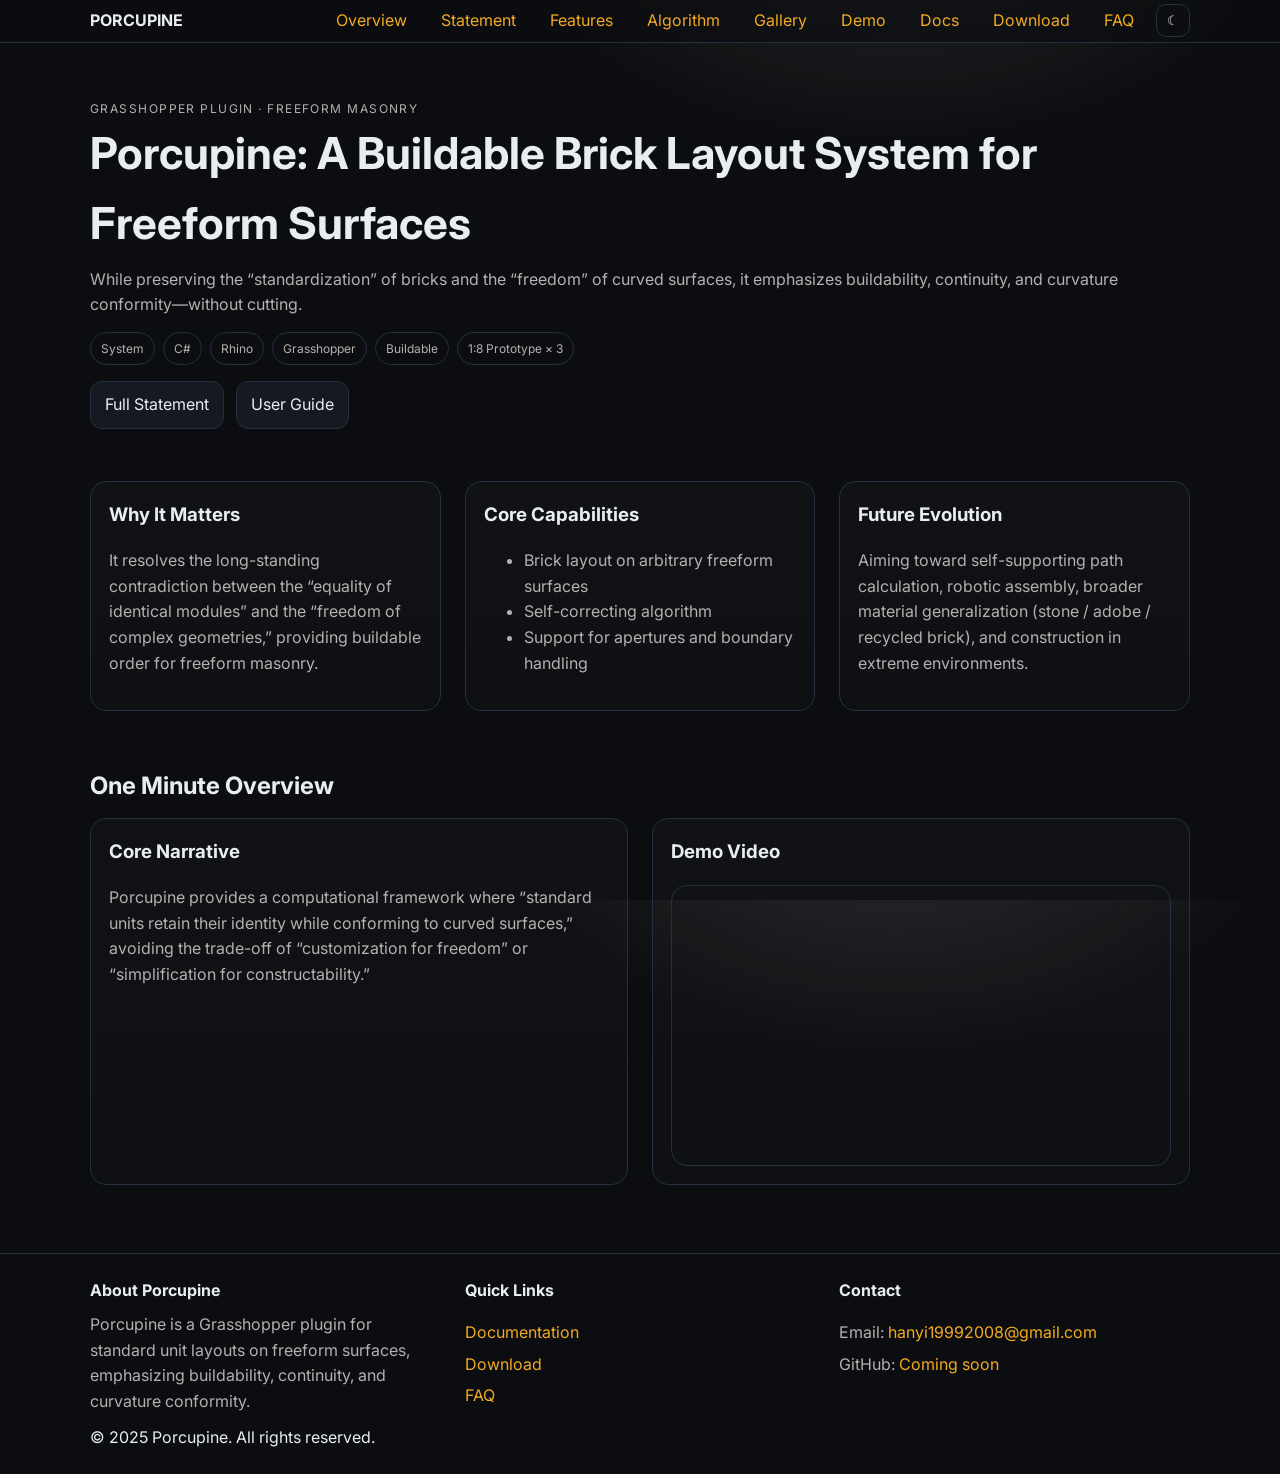
<file: index.html>
<!doctype html>
<html lang="en">
<head>
<meta charset="utf-8" />
<meta name="viewport" content="width=device-width, initial-scale=1" />
<title>Overview · Porcupine</title>
<link rel="icon" href="assets/images/favicon.svg" />
<link rel="preconnect" href="https://fonts.googleapis.com">
<link rel="preconnect" href="https://fonts.gstatic.com" crossorigin>
<link href="https://fonts.googleapis.com/css2?family=Inter:wght@300;400;500;600;700&display=swap" rel="stylesheet">
<link rel="stylesheet" href="assets/styles.css" />
<script defer src="assets/script.js"></script>

</head>
<body>
<header class="site-header">
  <div class="container row">
    <a href="index.html" class="brand">PORCUPINE</a>
    <nav class="nav" id="nav">
      <a href="index.html">Overview</a>
      <a href="statement.html">Statement</a>
      <a href="features.html">Features</a>
      <a href="algorithm.html">Algorithm</a>
      <a href="gallery.html">Gallery</a>
      <a href="demos.html">Demo</a>
      <a href="docs.html">Docs</a>
      <a href="downloads.html">Download</a>
      <a href="faq.html">FAQ</a>
    </nav>
    <button class="ghost" id="themeToggle" aria-label="Toggle Theme">☾</button>
    <button class="hamburger" id="hamburger" aria-label="Menu">☰</button>
  </div>
</header>

<main class="container">
<section class="hero">
  <p class="kicker">Grasshopper plugin · Freeform Masonry</p>
  <h1>Porcupine: A Buildable Brick Layout System for Freeform Surfaces</h1>
  <p>While preserving the “standardization” of bricks and the “freedom” of curved surfaces, it emphasizes buildability, continuity, and curvature conformity—without cutting.</p>
  <div class="badges">
    <span class="badge">System</span>
    <span class="badge">C#</span>
    <span class="badge">Rhino</span>
    <span class="badge">Grasshopper</span>
    <span class="badge">Buildable</span>
    <span class="badge">1:8 Prototype × 3</span>
  </div>
  <div class="hero-cta">
    <a class="cta" href="statement.html">Full Statement</a>
    <a class="cta" href="docs.html">User Guide</a>
  </div>
</section>

<section class="section">
  <div class="grid-3">
    <div class="card">
      <h3>Why It Matters</h3>
      <p>It resolves the long-standing contradiction between the “equality of identical modules” and the “freedom of complex geometries,” providing buildable order for freeform masonry.</p>
    </div>
    <div class="card">
      <h3>Core Capabilities</h3>
      <ul>
        <li>Brick layout on arbitrary freeform surfaces</li>
        <li>Self-correcting algorithm</li>
        <li>Support for apertures and boundary handling</li>
      </ul>
    </div>
    <div class="card">
      <h3>Future Evolution</h3>
      <p>Aiming toward self-supporting path calculation, robotic assembly, broader material generalization (stone / adobe / recycled brick), and construction in extreme environments.</p>
    </div>
  </div>
</section>

<section class="section">
  <h2>One Minute Overview</h2>
  <div class="grid-2">
    <div class="card">
      <h3>Core Narrative</h3>
      <p>Porcupine provides a computational framework where “standard units retain their identity while conforming to curved surfaces,” avoiding the trade-off of “customization for freedom” or “simplification for constructability.”</p>
    </div>
    <div class="card">
      <h3>Demo Video</h3>
      <div class="responsive-video">
        <iframe
          src="https://www.youtube-nocookie.com/embed/5JP09KWo_Ds?rel=0&modestbranding=1"
          title="Porcupine Demo"
          frameborder="0"
          allow="accelerometer; autoplay; clipboard-write; encrypted-media; gyroscope; picture-in-picture; web-share"
          allowfullscreen
          style="width:100%;height:100%;">
        </iframe>
      </div>
    </div>
  </div>
</section>
</main>
<footer class="site-footer">
  <div class="container">
    <div class="grid-3">
      <div>
        <h4>About Porcupine</h4>
        <p>Porcupine is a Grasshopper plugin for standard unit layouts on freeform surfaces, emphasizing buildability, continuity, and curvature conformity.</p>
      </div>
      <div>
        <h4>Quick Links</h4>
        <ul>
          <li><a href="docs.html">Documentation</a></li>
          <li><a href="downloads.html">Download</a></li>
          <li><a href="faq.html">FAQ</a></li>
        </ul>
      </div>
      <div>
        <h4>Contact</h4>
        <ul>
          <li>Email: <a href="mailto:hanyi19992008@gmail.com">hanyi19992008@gmail.com</a></li>
          <li>GitHub: <a href="#">Coming soon</a></li>
        </ul>
      </div>
    </div>
    <div class="copyright">© 2025 Porcupine. All rights reserved.</div>
  </div>
</footer>

</body>
</html>
</file>
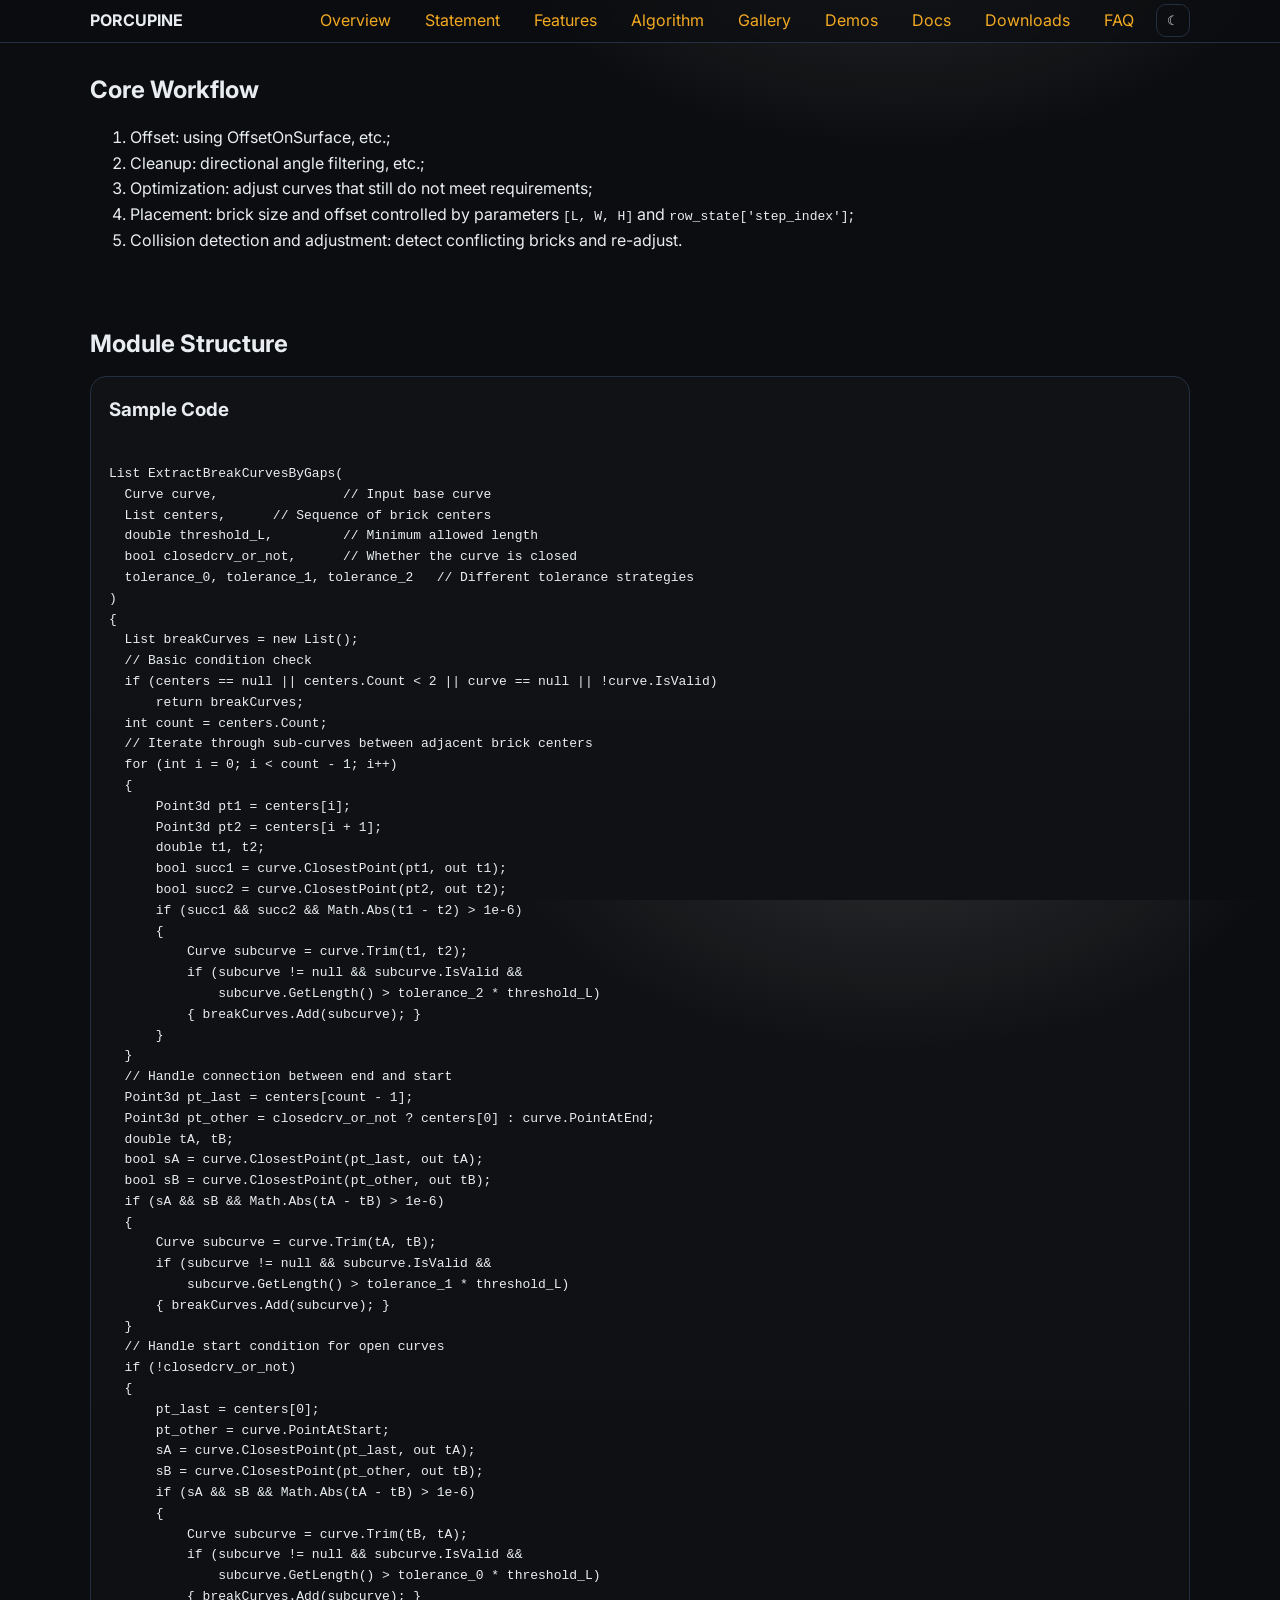
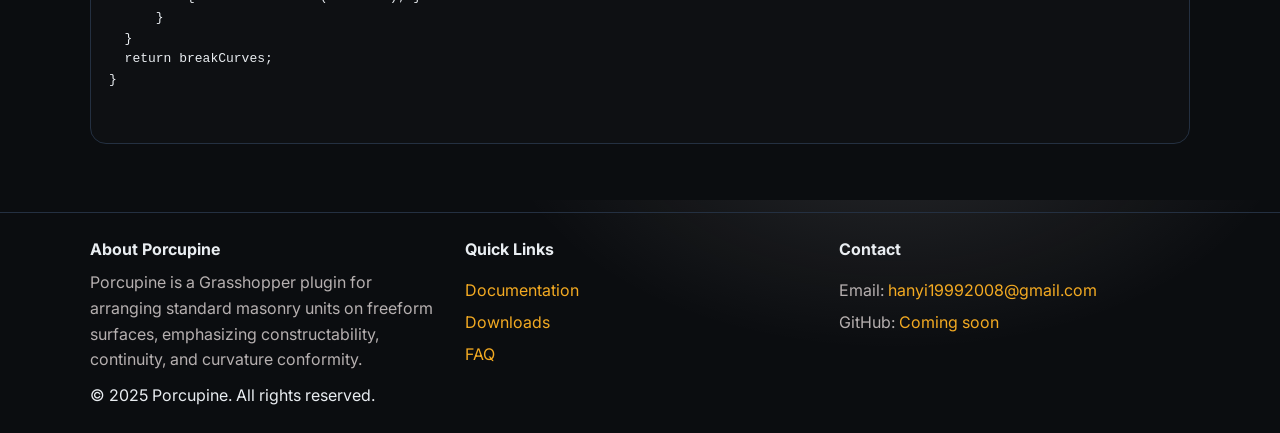
<file: algorithm.html>
<!doctype html>
<html lang="en">
<head>
<meta charset="utf-8" />
<meta name="viewport" content="width=device-width, initial-scale=1" />
<title>Algorithm · Porcupine</title>
<link rel="icon" href="assets/images/favicon.svg" />
<link rel="preconnect" href="https://fonts.googleapis.com">
<link rel="preconnect" href="https://fonts.gstatic.com" crossorigin>
<link href="https://fonts.googleapis.com/css2?family=Inter:wght@300;400;500;600;700&display=swap" rel="stylesheet">
<link rel="stylesheet" href="assets/styles.css" />
<script defer src="assets/script.js"></script>

</head>
<body>
<header class="site-header">
  <div class="container row">
    <a href="index.html" class="brand">PORCUPINE</a>
    <nav class="nav" id="nav">
      <a href="index.html">Overview</a>
      <a href="statement.html">Statement</a>
      <a href="features.html">Features</a>
      <a href="algorithm.html">Algorithm</a>
      <a href="gallery.html">Gallery</a>
      <a href="demos.html">Demos</a>
      <a href="docs.html">Docs</a>
      <a href="downloads.html">Downloads</a>
      <a href="faq.html">FAQ</a>
    </nav>
    <button class="ghost" id="themeToggle" aria-label="Toggle Theme">☾</button>
    <button class="hamburger" id="hamburger" aria-label="Menu">☰</button>
  </div>
</header>

<main class="container">
<section class="section">
  <h2>Core Workflow</h2>
  <ol>
    <li>Offset: using OffsetOnSurface, etc.;</li>
    <li>Cleanup: directional angle filtering, etc.;</li>
    <li>Optimization: adjust curves that still do not meet requirements;</li>
    <li>Placement: brick size and offset controlled by parameters <code>[L, W, H]</code> and <code>row_state['step_index']</code>;</li>
    <li>Collision detection and adjustment: detect conflicting bricks and re-adjust.</li>
  </ol>
</section>

<section class="section">
  <h2>Module Structure</h2>
  <div class="card">
    <h3>Sample Code</h3>
    <pre><code class="language-csharp">
List<Curve> ExtractBreakCurvesByGaps(
  Curve curve,                // Input base curve
  List<Point3d> centers,      // Sequence of brick centers
  double threshold_L,         // Minimum allowed length
  bool closedcrv_or_not,      // Whether the curve is closed
  tolerance_0, tolerance_1, tolerance_2   // Different tolerance strategies
)
{
  List<Curve> breakCurves = new List<Curve>();
  // Basic condition check
  if (centers == null || centers.Count < 2 || curve == null || !curve.IsValid)
      return breakCurves;
  int count = centers.Count;
  // Iterate through sub-curves between adjacent brick centers
  for (int i = 0; i < count - 1; i++)
  {
      Point3d pt1 = centers[i];
      Point3d pt2 = centers[i + 1];
      double t1, t2;
      bool succ1 = curve.ClosestPoint(pt1, out t1);
      bool succ2 = curve.ClosestPoint(pt2, out t2);
      if (succ1 && succ2 && Math.Abs(t1 - t2) > 1e-6)
      {
          Curve subcurve = curve.Trim(t1, t2);
          if (subcurve != null && subcurve.IsValid &&
              subcurve.GetLength() > tolerance_2 * threshold_L)
          { breakCurves.Add(subcurve); }
      }
  }
  // Handle connection between end and start
  Point3d pt_last = centers[count - 1];
  Point3d pt_other = closedcrv_or_not ? centers[0] : curve.PointAtEnd;
  double tA, tB;
  bool sA = curve.ClosestPoint(pt_last, out tA);
  bool sB = curve.ClosestPoint(pt_other, out tB);
  if (sA && sB && Math.Abs(tA - tB) > 1e-6)
  {
      Curve subcurve = curve.Trim(tA, tB);
      if (subcurve != null && subcurve.IsValid &&
          subcurve.GetLength() > tolerance_1 * threshold_L)
      { breakCurves.Add(subcurve); }
  }
  // Handle start condition for open curves
  if (!closedcrv_or_not)
  {
      pt_last = centers[0];
      pt_other = curve.PointAtStart;
      sA = curve.ClosestPoint(pt_last, out tA);
      sB = curve.ClosestPoint(pt_other, out tB);
      if (sA && sB && Math.Abs(tA - tB) > 1e-6)
      {
          Curve subcurve = curve.Trim(tB, tA);
          if (subcurve != null && subcurve.IsValid &&
              subcurve.GetLength() > tolerance_0 * threshold_L)
          { breakCurves.Add(subcurve); }
      }
  }
  return breakCurves;
}
    </code></pre>
  </div>

</section>
</main>
<footer class="site-footer">
  <div class="container">
    <div class="grid-3">
      <div>
        <h4>About Porcupine</h4>
        <p>Porcupine is a Grasshopper plugin for arranging standard masonry units on freeform surfaces, emphasizing constructability, continuity, and curvature conformity.</p>
      </div>
      <div>
        <h4>Quick Links</h4>
        <ul>
          <li><a href="docs.html">Documentation</a></li>
          <li><a href="downloads.html">Downloads</a></li>
          <li><a href="faq.html">FAQ</a></li>
        </ul>
      </div>
      <div>
        <h4>Contact</h4>
        <ul>
          <li>Email: <a href="mailto:hanyi19992008@gmail.com">hanyi19992008@gmail.com</a></li>
          <li>GitHub: <a href="#">Coming soon</a></li>
        </ul>
      </div>
    </div>
    <div class="copyright">© 2025 Porcupine. All rights reserved.</div>
  </div>
</footer>

</body>
</html>
</file>
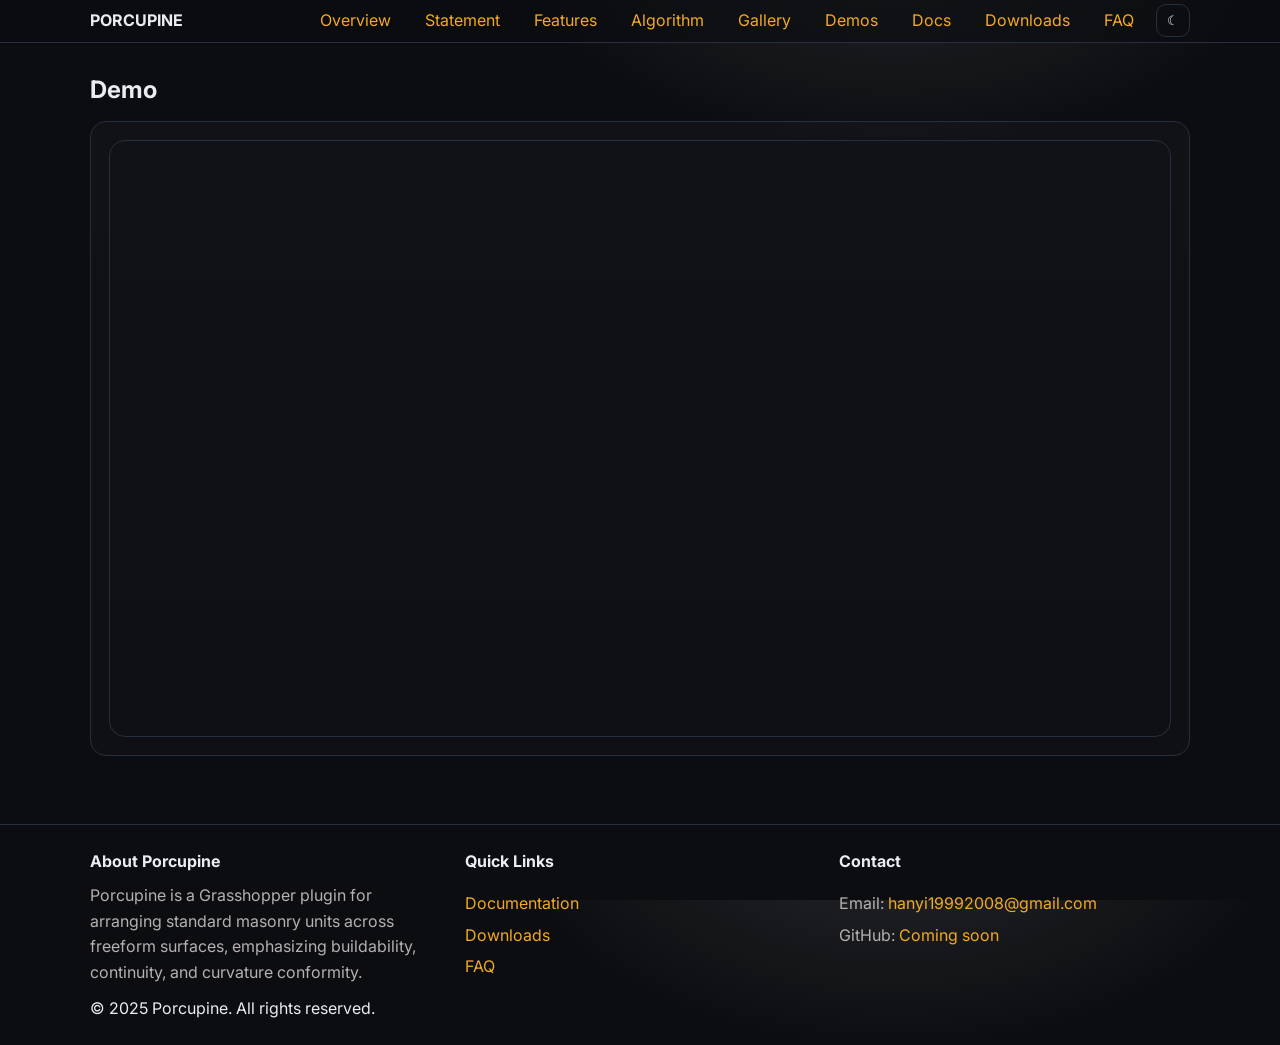
<file: demos.html>
<!doctype html>
<html lang="en">
<head>
<meta charset="utf-8" />
<meta name="viewport" content="width=device-width, initial-scale=1" />
<title>Demos · Porcupine</title>
<link rel="icon" href="assets/images/favicon.svg" />
<link rel="preconnect" href="https://fonts.googleapis.com">
<link rel="preconnect" href="https://fonts.gstatic.com" crossorigin>
<link href="https://fonts.googleapis.com/css2?family=Inter:wght@300;400;500;600;700&display=swap" rel="stylesheet">
<link rel="stylesheet" href="assets/styles.css" />
<script defer src="assets/script.js"></script>

</head>
<body>
<header class="site-header">
  <div class="container row">
    <a href="index.html" class="brand">PORCUPINE</a>
    <nav class="nav" id="nav">
      <a href="index.html">Overview</a>
      <a href="statement.html">Statement</a>
      <a href="features.html">Features</a>
      <a href="algorithm.html">Algorithm</a>
      <a href="gallery.html">Gallery</a>
      <a href="demos.html">Demos</a>
      <a href="docs.html">Docs</a>
      <a href="downloads.html">Downloads</a>
      <a href="faq.html">FAQ</a>
    </nav>
    <button class="ghost" id="themeToggle" aria-label="Toggle Theme">☾</button>
    <button class="hamburger" id="hamburger" aria-label="Menu">☰</button>
  </div>
</header>

<main class="container">
<section class="section">
  <h2>Demo</h2>
  <div class="card">
    <div class="responsive-video">
    <iframe
      src="https://www.youtube-nocookie.com/embed/5JP09KWo_Ds?rel=0&modestbranding=1"
      title="Porcupine Demo"
      frameborder="0"
      allow="accelerometer; autoplay; clipboard-write; encrypted-media; gyroscope; picture-in-picture; web-share"
      allowfullscreen
      style="width:100%;height:100%;">
    </iframe>
    </div>
  </div>
</section>
</main>
<footer class="site-footer">
  <div class="container">
    <div class="grid-3">
      <div>
        <h4>About Porcupine</h4>
        <p>Porcupine is a Grasshopper plugin for arranging standard masonry units across freeform surfaces, emphasizing buildability, continuity, and curvature conformity.</p>
      </div>
      <div>
        <h4>Quick Links</h4>
        <ul>
          <li><a href="docs.html">Documentation</a></li>
          <li><a href="downloads.html">Downloads</a></li>
          <li><a href="faq.html">FAQ</a></li>
        </ul>
      </div>
      <div>
        <h4>Contact</h4>
        <ul>
          <li>Email: <a href="mailto:hanyi19992008@gmail.com">hanyi19992008@gmail.com</a></li>
          <li>GitHub: <a href="#">Coming soon</a></li>
        </ul>
      </div>
    </div>
    <div class="copyright">© 2025 Porcupine. All rights reserved.</div>
  </div>
</footer>

</body>
</html>
</file>
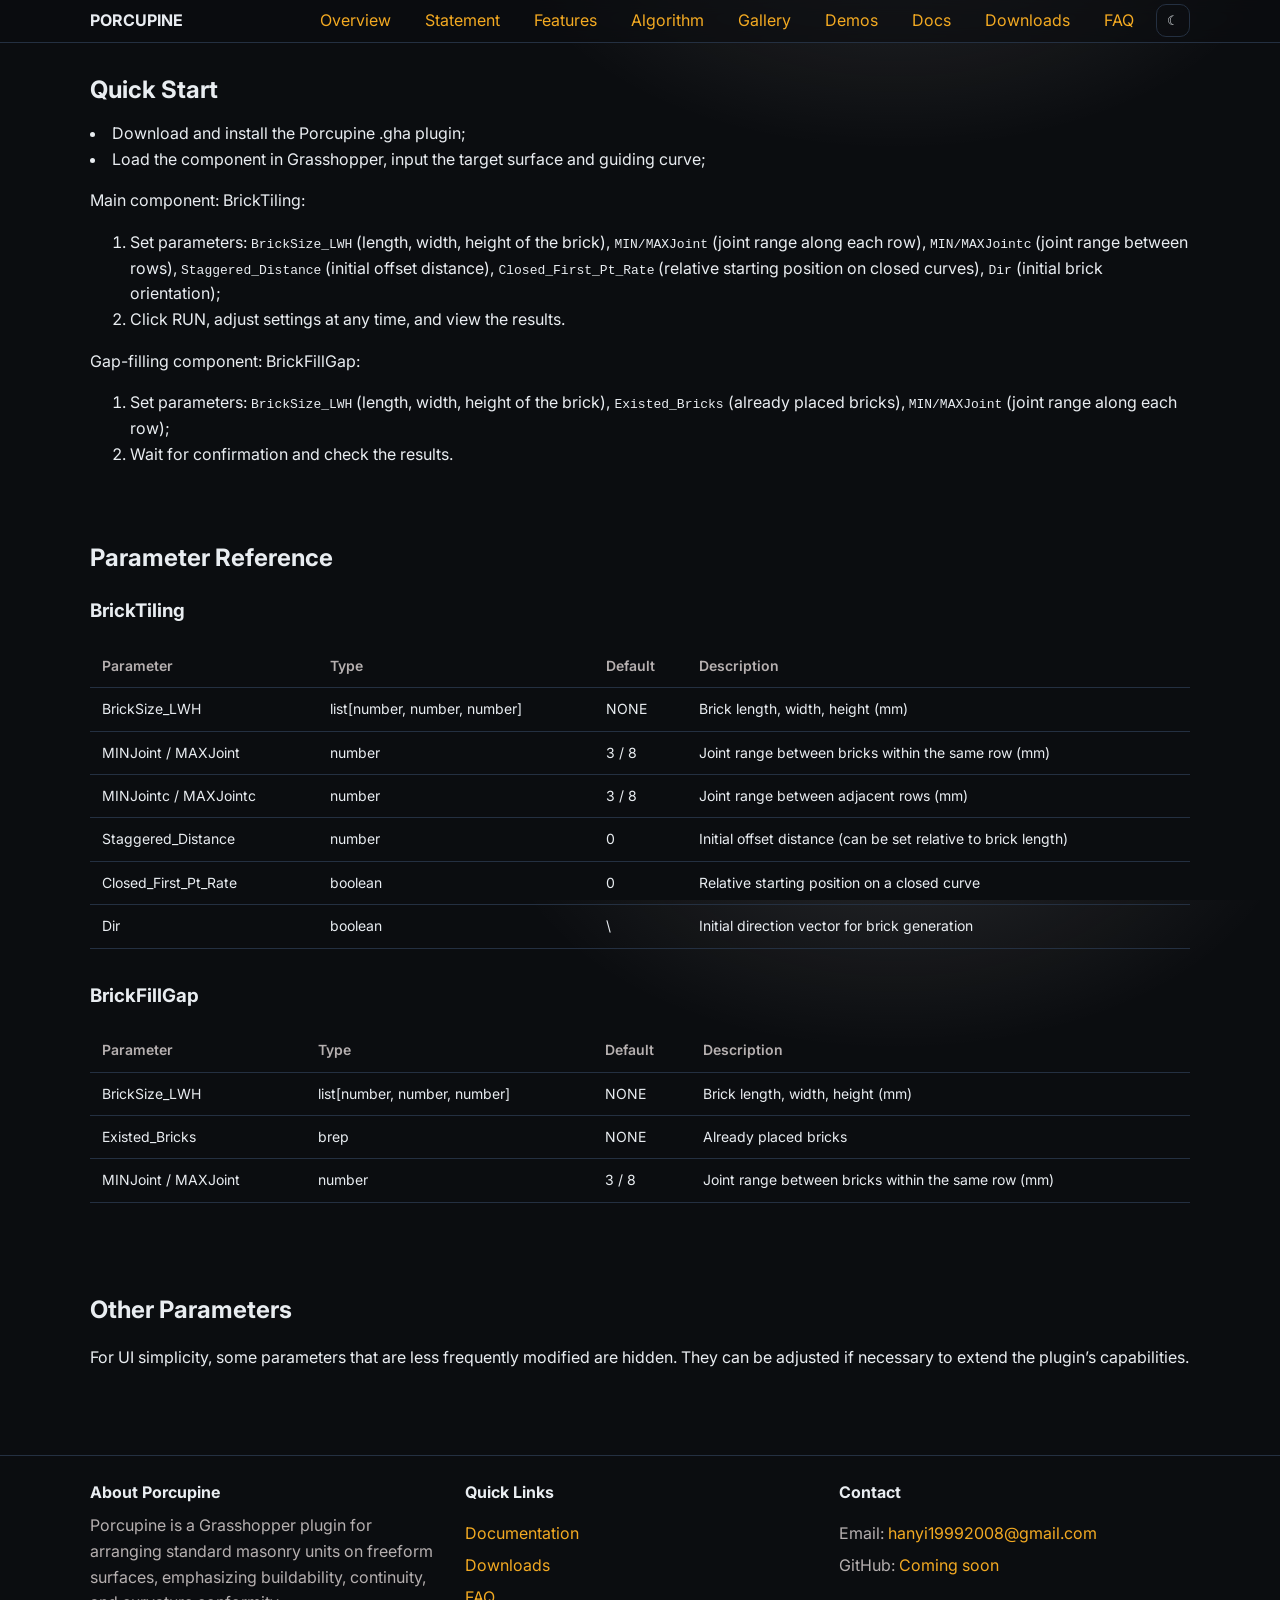
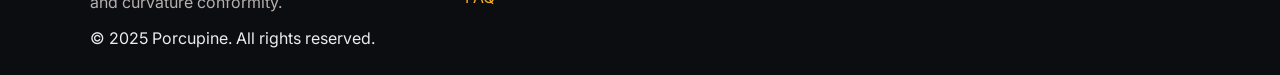
<file: docs.html>
<!doctype html>
<html lang="en">
<head>
<meta charset="utf-8" />
<meta name="viewport" content="width=device-width, initial-scale=1" />
<title>Documentation · Porcupine</title>
<link rel="icon" href="assets/images/favicon.svg" />
<link rel="preconnect" href="https://fonts.googleapis.com">
<link rel="preconnect" href="https://fonts.gstatic.com" crossorigin>
<link href="https://fonts.googleapis.com/css2?family=Inter:wght@300;400;500;600;700&display=swap" rel="stylesheet">
<link rel="stylesheet" href="assets/styles.css" />
<script defer src="assets/script.js"></script>

</head>
<body>
<header class="site-header">
  <div class="container row">
    <a href="index.html" class="brand">PORCUPINE</a>
    <nav class="nav" id="nav">
      <a href="index.html">Overview</a>
      <a href="statement.html">Statement</a>
      <a href="features.html">Features</a>
      <a href="algorithm.html">Algorithm</a>
      <a href="gallery.html">Gallery</a>
      <a href="demos.html">Demos</a>
      <a href="docs.html">Docs</a>
      <a href="downloads.html">Downloads</a>
      <a href="faq.html">FAQ</a>
    </nav>
    <button class="ghost" id="themeToggle" aria-label="Toggle Theme">☾</button>
    <button class="hamburger" id="hamburger" aria-label="Menu">☰</button>
  </div>
</header>

<main class="container">
<section class="section">
  <h2>Quick Start</h2>
    <li>Download and install the Porcupine .gha plugin;</li>
    <li>Load the component in Grasshopper, input the target surface and guiding curve;</li>
  <p>Main component: BrickTiling:</p>
  <ol>
    <li>Set parameters: <code>BrickSize_LWH</code> (length, width, height of the brick), <code>MIN/MAXJoint</code> (joint range along each row), <code>MIN/MAXJointc</code> (joint range between rows), <code>Staggered_Distance</code> (initial offset distance), <code>Closed_First_Pt_Rate</code> (relative starting position on closed curves), <code>Dir</code> (initial brick orientation);</li>
    <li>Click RUN, adjust settings at any time, and view the results.</li>
  </ol>
  <p>Gap-filling component: BrickFillGap:</p>
  <ol>
    <li>Set parameters: <code>BrickSize_LWH</code> (length, width, height of the brick), <code>Existed_Bricks</code> (already placed bricks), <code>MIN/MAXJoint</code> (joint range along each row);</li>
    <li>Wait for confirmation and check the results.</li>
  </ol>
</section>

<section class="section">
  <h2>Parameter Reference</h2>
  <table class="table">
    <h3>BrickTiling</h3>
    <tr><th>Parameter</th><th>Type</th><th>Default</th><th>Description</th></tr>
    <tr><td>BrickSize_LWH</td><td>list[number, number, number]</td><td> NONE </td><td>Brick length, width, height (mm)</td></tr>
    <tr><td>MINJoint / MAXJoint</td><td>number</td><td>3 / 8</td><td>Joint range between bricks within the same row (mm)</td></tr>
    <tr><td>MINJointc / MAXJointc</td><td>number</td><td>3 / 8</td><td>Joint range between adjacent rows (mm)</td></tr>
    <tr><td>Staggered_Distance</td><td>number</td><td>0</td><td>Initial offset distance (can be set relative to brick length)</td></tr>
    <tr><td>Closed_First_Pt_Rate</td><td>boolean</td><td>0</td><td>Relative starting position on a closed curve</td></tr>
    <tr><td>Dir</td><td>boolean</td><td>\</td><td>Initial direction vector for brick generation</td></tr>
  </table>
  <table class="table">
    <h3>BrickFillGap</h3>
    <tr><th>Parameter</th><th>Type</th><th>Default</th><th>Description</th></tr>
    <tr><td>BrickSize_LWH</td><td>list[number, number, number]</td><td> NONE </td><td>Brick length, width, height (mm)</td></tr>
    <tr><td>Existed_Bricks</td><td>brep</td><td> NONE </td><td>Already placed bricks</td></tr>
    <tr><td>MINJoint / MAXJoint</td><td>number</td><td>3 / 8</td><td>Joint range between bricks within the same row (mm)</td></tr>
  </table>
</section>


<section class="section">
  <h2>Other Parameters</h2>
  <P>
  For UI simplicity, some parameters that are less frequently modified are hidden. They can be adjusted if necessary to extend the plugin’s capabilities.
  </P>
</section>
</main>
<footer class="site-footer">
  <div class="container">
    <div class="grid-3">
      <div>
        <h4>About Porcupine</h4>
        <p>Porcupine is a Grasshopper plugin for arranging standard masonry units on freeform surfaces, emphasizing buildability, continuity, and curvature conformity.</p>
      </div>
      <div>
        <h4>Quick Links</h4>
        <ul>
          <li><a href="docs.html">Documentation</a></li>
          <li><a href="downloads.html">Downloads</a></li>
          <li><a href="faq.html">FAQ</a></li>
        </ul>
      </div>
      <div>
        <h4>Contact</h4>
        <ul>
          <li>Email: <a href="mailto:contact@example.com">hanyi19992008@gmail.com</a></li>
          <li>GitHub: <a href="#">Coming soon</a></li>
        </ul>
      </div>
    </div>
    <div class="copyright">© 2025 Porcupine. All rights reserved.</div>
  </div>
</footer>

</body>
</html>
</file>
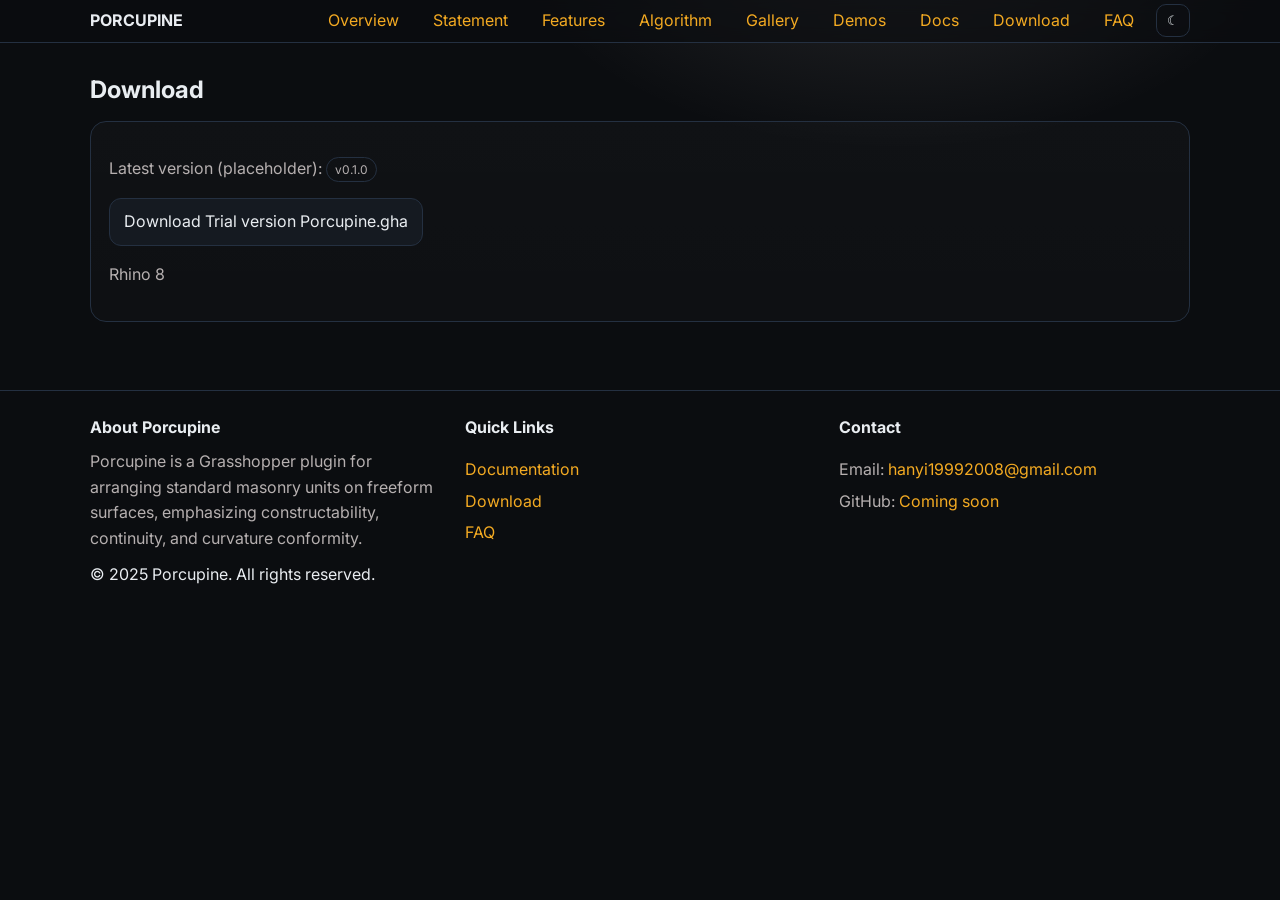
<file: downloads.html>
<!doctype html>
<html lang="en">
<head>
<meta charset="utf-8" />
<meta name="viewport" content="width=device-width, initial-scale=1" />
<title>Download · Porcupine</title>
<link rel="icon" href="assets/images/favicon.svg" />
<link rel="preconnect" href="https://fonts.googleapis.com">
<link rel="preconnect" href="https://fonts.gstatic.com" crossorigin>
<link href="https://fonts.googleapis.com/css2?family=Inter:wght@300;400;500;600;700&display=swap" rel="stylesheet">
<link rel="stylesheet" href="assets/styles.css" />
<script defer src="assets/script.js"></script>

</head>
<body>
<header class="site-header">
  <div class="container row">
    <a href="index.html" class="brand">PORCUPINE</a>
    <nav class="nav" id="nav">
      <a href="index.html">Overview</a>
      <a href="statement.html">Statement</a>
      <a href="features.html">Features</a>
      <a href="algorithm.html">Algorithm</a>
      <a href="gallery.html">Gallery</a>
      <a href="demos.html">Demos</a>
      <a href="docs.html">Docs</a>
      <a href="downloads.html">Download</a>
      <a href="faq.html">FAQ</a>
    </nav>
    <button class="ghost" id="themeToggle" aria-label="Toggle theme">☾</button>
    <button class="hamburger" id="hamburger" aria-label="Menu">☰</button>
  </div>
</header>

<main class="container">
<section class="section">
  <h2>Download</h2>
  <div class="card">
    <p>Latest version (placeholder): <span class="tag">v0.1.0</span></p>
    <a class="cta" href="#">Download Trial version Porcupine.gha</a>
    <p style="color:var(--muted)">Rhino 8</p>
  </div>
</section>
</main>
<footer class="site-footer">
  <div class="container">
    <div class="grid-3">
      <div>
        <h4>About Porcupine</h4>
        <p>Porcupine is a Grasshopper plugin for arranging standard masonry units on freeform surfaces, emphasizing constructability, continuity, and curvature conformity.</p>
      </div>
      <div>
        <h4>Quick Links</h4>
        <ul>
          <li><a href="docs.html">Documentation</a></li>
          <li><a href="downloads.html">Download</a></li>
          <li><a href="faq.html">FAQ</a></li>
        </ul>
      </div>
      <div>
        <h4>Contact</h4>
        <ul>
          <li>Email: <a href="mailto:hanyi19992008@gmail.com">hanyi19992008@gmail.com</a></li>
          <li>GitHub: <a href="#">Coming soon</a></li>
        </ul>
      </div>
    </div>
    <div class="copyright">© 2025 Porcupine. All rights reserved.</div>
  </div>
</footer>

</body>
</html>
</file>
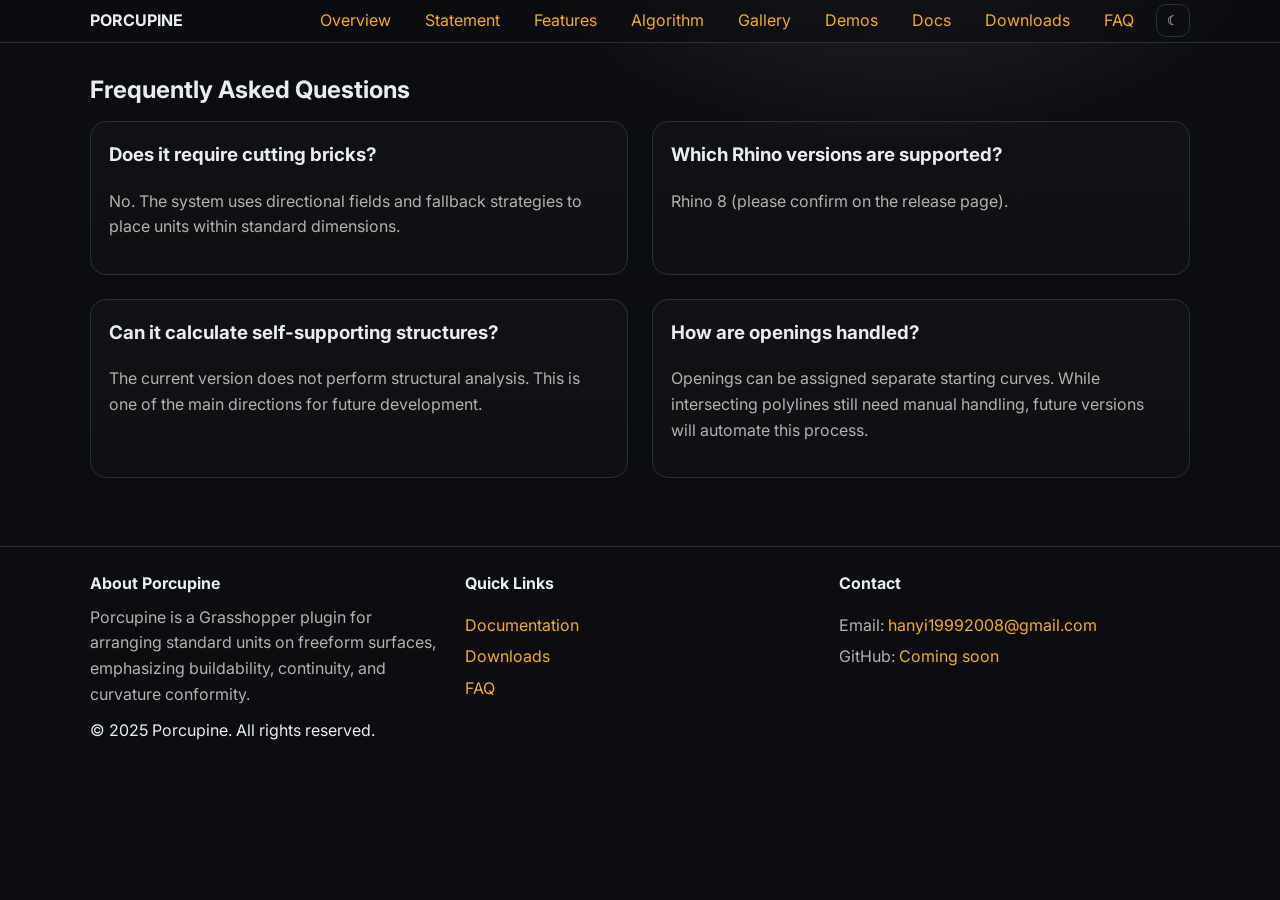
<file: faq.html>
<!doctype html>
<html lang="en">
<head>
<meta charset="utf-8" />
<meta name="viewport" content="width=device-width, initial-scale=1" />
<title>FAQ · Porcupine</title>
<link rel="icon" href="assets/images/favicon.svg" />
<link rel="preconnect" href="https://fonts.googleapis.com">
<link rel="preconnect" href="https://fonts.gstatic.com" crossorigin>
<link href="https://fonts.googleapis.com/css2?family=Inter:wght@300;400;500;600;700&display=swap" rel="stylesheet">
<link rel="stylesheet" href="assets/styles.css" />
<script defer src="assets/script.js"></script>

</head>
<body>
<header class="site-header">
  <div class="container row">
    <a href="index.html" class="brand">PORCUPINE</a>
    <nav class="nav" id="nav">
      <a href="index.html">Overview</a>
      <a href="statement.html">Statement</a>
      <a href="features.html">Features</a>
      <a href="algorithm.html">Algorithm</a>
      <a href="gallery.html">Gallery</a>
      <a href="demos.html">Demos</a>
      <a href="docs.html">Docs</a>
      <a href="downloads.html">Downloads</a>
      <a href="faq.html">FAQ</a>
    </nav>
    <button class="ghost" id="themeToggle" aria-label="Toggle theme">☾</button>
    <button class="hamburger" id="hamburger" aria-label="Menu">☰</button>
  </div>
</header>

<main class="container">
<section class="section">
  <h2>Frequently Asked Questions</h2>
  <div class="grid-2">
    <div class="card">
      <h3>Does it require cutting bricks?</h3>
      <p>No. The system uses directional fields and fallback strategies to place units within standard dimensions.</p>
    </div>
    <div class="card">
      <h3>Which Rhino versions are supported?</h3>
      <p>Rhino 8 (please confirm on the release page).</p>
    </div>
    <div class="card">
      <h3>Can it calculate self-supporting structures?</h3>
      <p>The current version does not perform structural analysis. This is one of the main directions for future development.</p>
    </div>
    <div class="card">
      <h3>How are openings handled?</h3>
      <p>Openings can be assigned separate starting curves. While intersecting polylines still need manual handling, future versions will automate this process.</p>
    </div>
  </div>
</section>
</main>
<footer class="site-footer">
  <div class="container">
    <div class="grid-3">
      <div>
        <h4>About Porcupine</h4>
        <p>Porcupine is a Grasshopper plugin for arranging standard units on freeform surfaces, emphasizing buildability, continuity, and curvature conformity.</p>
      </div>
      <div>
        <h4>Quick Links</h4>
        <ul>
          <li><a href="docs.html">Documentation</a></li>
          <li><a href="downloads.html">Downloads</a></li>
          <li><a href="faq.html">FAQ</a></li>
        </ul>
      </div>
      <div>
        <h4>Contact</h4>
        <ul>
          <li>Email: <a href="mailto:hanyi19992008@gmail.com">hanyi19992008@gmail.com</a></li>
          <li>GitHub: <a href="#">Coming soon</a></li>
        </ul>
      </div>
    </div>
    <div class="copyright">© 2025 Porcupine. All rights reserved.</div>
  </div>
</footer>

</body>
</html>
</file>
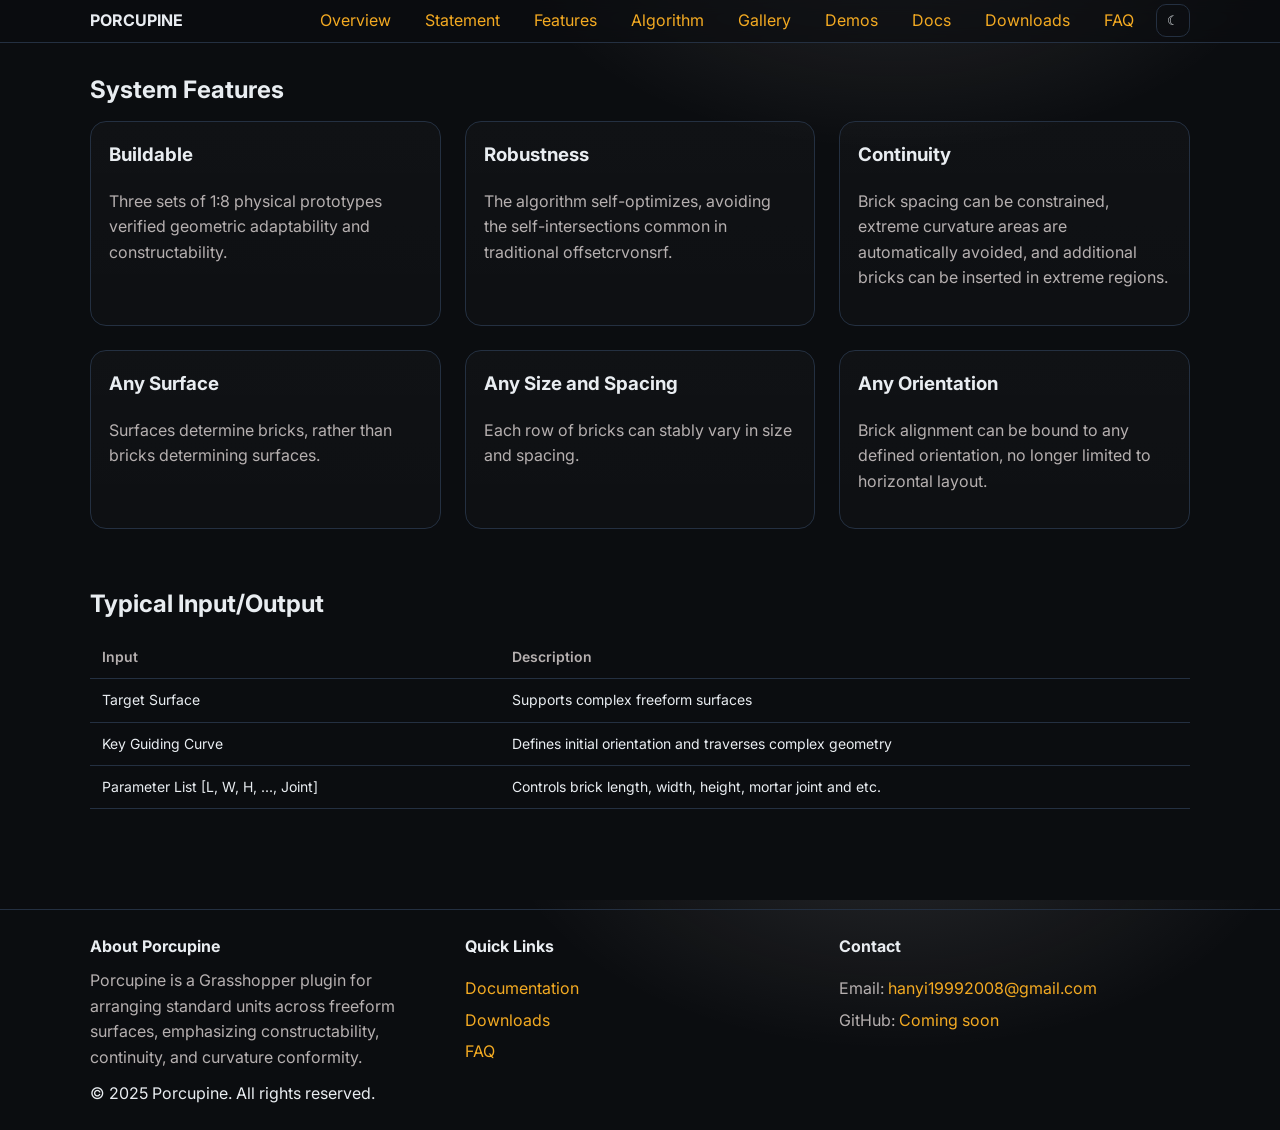
<file: features.html>
<!doctype html>
<html lang="en">
<head>
<meta charset="utf-8" />
<meta name="viewport" content="width=device-width, initial-scale=1" />
<title>Features · Porcupine</title>
<link rel="icon" href="assets/images/favicon.svg" />
<link rel="preconnect" href="https://fonts.googleapis.com">
<link rel="preconnect" href="https://fonts.gstatic.com" crossorigin>
<link href="https://fonts.googleapis.com/css2?family=Inter:wght@300;400;500;600;700&display=swap" rel="stylesheet">
<link rel="stylesheet" href="assets/styles.css" />
<script defer src="assets/script.js"></script>

</head>
<body>
<header class="site-header">
  <div class="container row">
    <a href="index.html" class="brand">PORCUPINE</a>
    <nav class="nav" id="nav">
      <a href="index.html">Overview</a>
      <a href="statement.html">Statement</a>
      <a href="features.html">Features</a>
      <a href="algorithm.html">Algorithm</a>
      <a href="gallery.html">Gallery</a>
      <a href="demos.html">Demos</a>
      <a href="docs.html">Docs</a>
      <a href="downloads.html">Downloads</a>
      <a href="faq.html">FAQ</a>
    </nav>
    <button class="ghost" id="themeToggle" aria-label="Toggle Theme">☾</button>
    <button class="hamburger" id="hamburger" aria-label="Menu">☰</button>
  </div>
</header>

<main class="container">
<section class="section">
  <h2>System Features</h2>
  <div class="grid-3">
    <div class="card"><h3>Buildable</h3><p>Three sets of 1:8 physical prototypes verified geometric adaptability and constructability.</p></div>
    <div class="card"><h3>Robustness</h3><p>The algorithm self-optimizes, avoiding the self-intersections common in traditional offsetcrvonsrf.</p></div>
    <div class="card"><h3>Continuity</h3><p>Brick spacing can be constrained, extreme curvature areas are automatically avoided, and additional bricks can be inserted in extreme regions.</p></div>
    <div class="card"><h3>Any Surface</h3><p>Surfaces determine bricks, rather than bricks determining surfaces.</p></div>
    <div class="card"><h3>Any Size and Spacing</h3><p>Each row of bricks can stably vary in size and spacing.</p></div>
    <div class="card"><h3>Any Orientation</h3><p>Brick alignment can be bound to any defined orientation, no longer limited to horizontal layout.</p></div>
  </div>
</section>

<section class="section">
  <h2>Typical Input/Output</h2>
  <table class="table">
    <tr><th>Input</th><th>Description</th></tr>
    <tr><td>Target Surface</td><td>Supports complex freeform surfaces</td></tr>
    <tr><td>Key Guiding Curve</td><td>Defines initial orientation and traverses complex geometry</td></tr>
    <tr><td>Parameter List [L, W, H, ..., Joint]</td><td>Controls brick length, width, height, mortar joint and etc.</td></tr>
  </table>
</section>
</main>
<footer class="site-footer">
  <div class="container">
    <div class="grid-3">
      <div>
        <h4>About Porcupine</h4>
        <p>Porcupine is a Grasshopper plugin for arranging standard units across freeform surfaces, emphasizing constructability, continuity, and curvature conformity.</p>
      </div>
      <div>
        <h4>Quick Links</h4>
        <ul>
          <li><a href="docs.html">Documentation</a></li>
          <li><a href="downloads.html">Downloads</a></li>
          <li><a href="faq.html">FAQ</a></li>
        </ul>
      </div>
      <div>
        <h4>Contact</h4>
        <ul>
          <li>Email: <a href="mailto:contact@example.com">hanyi19992008@gmail.com</a></li>
          <li>GitHub: <a href="#">Coming soon</a></li>
        </ul>
      </div>
    </div>
    <div class="copyright">© 2025 Porcupine. All rights reserved.</div>
  </div>
</footer>

</body>
</html>
</file>
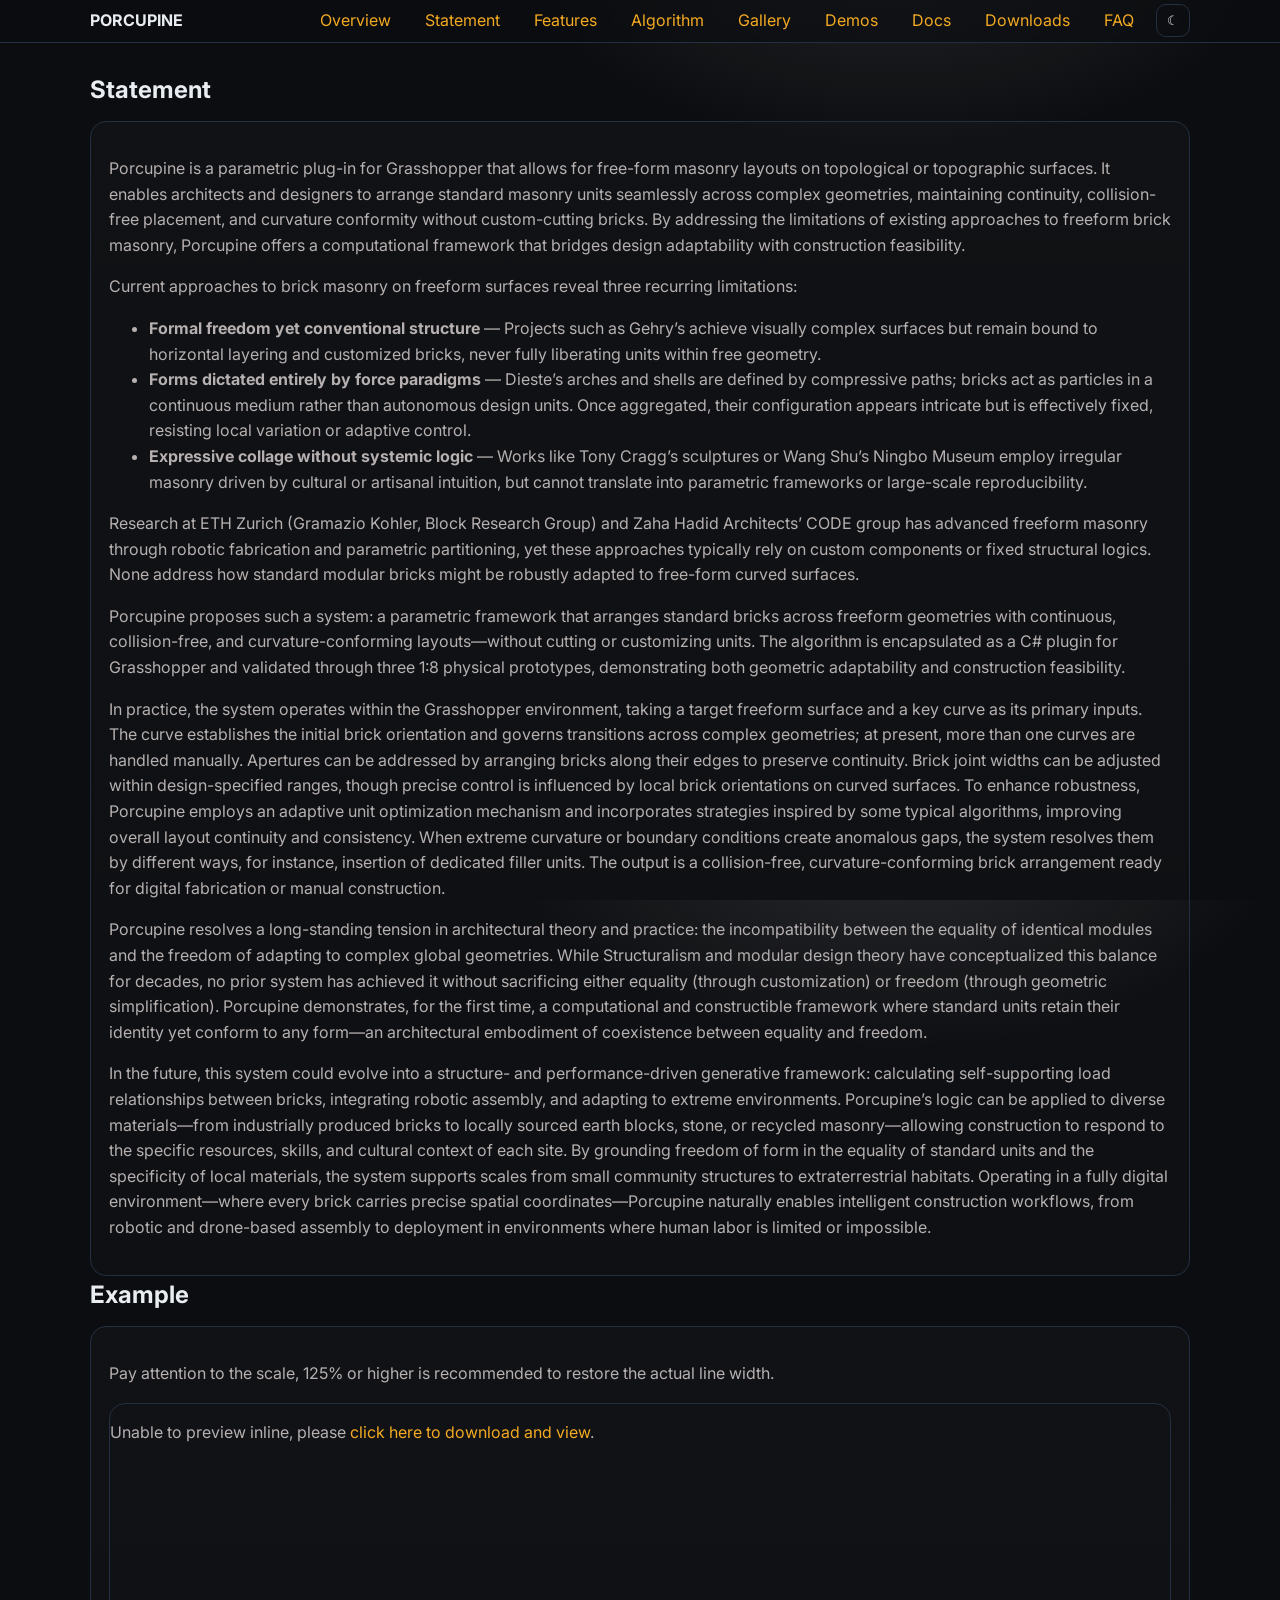
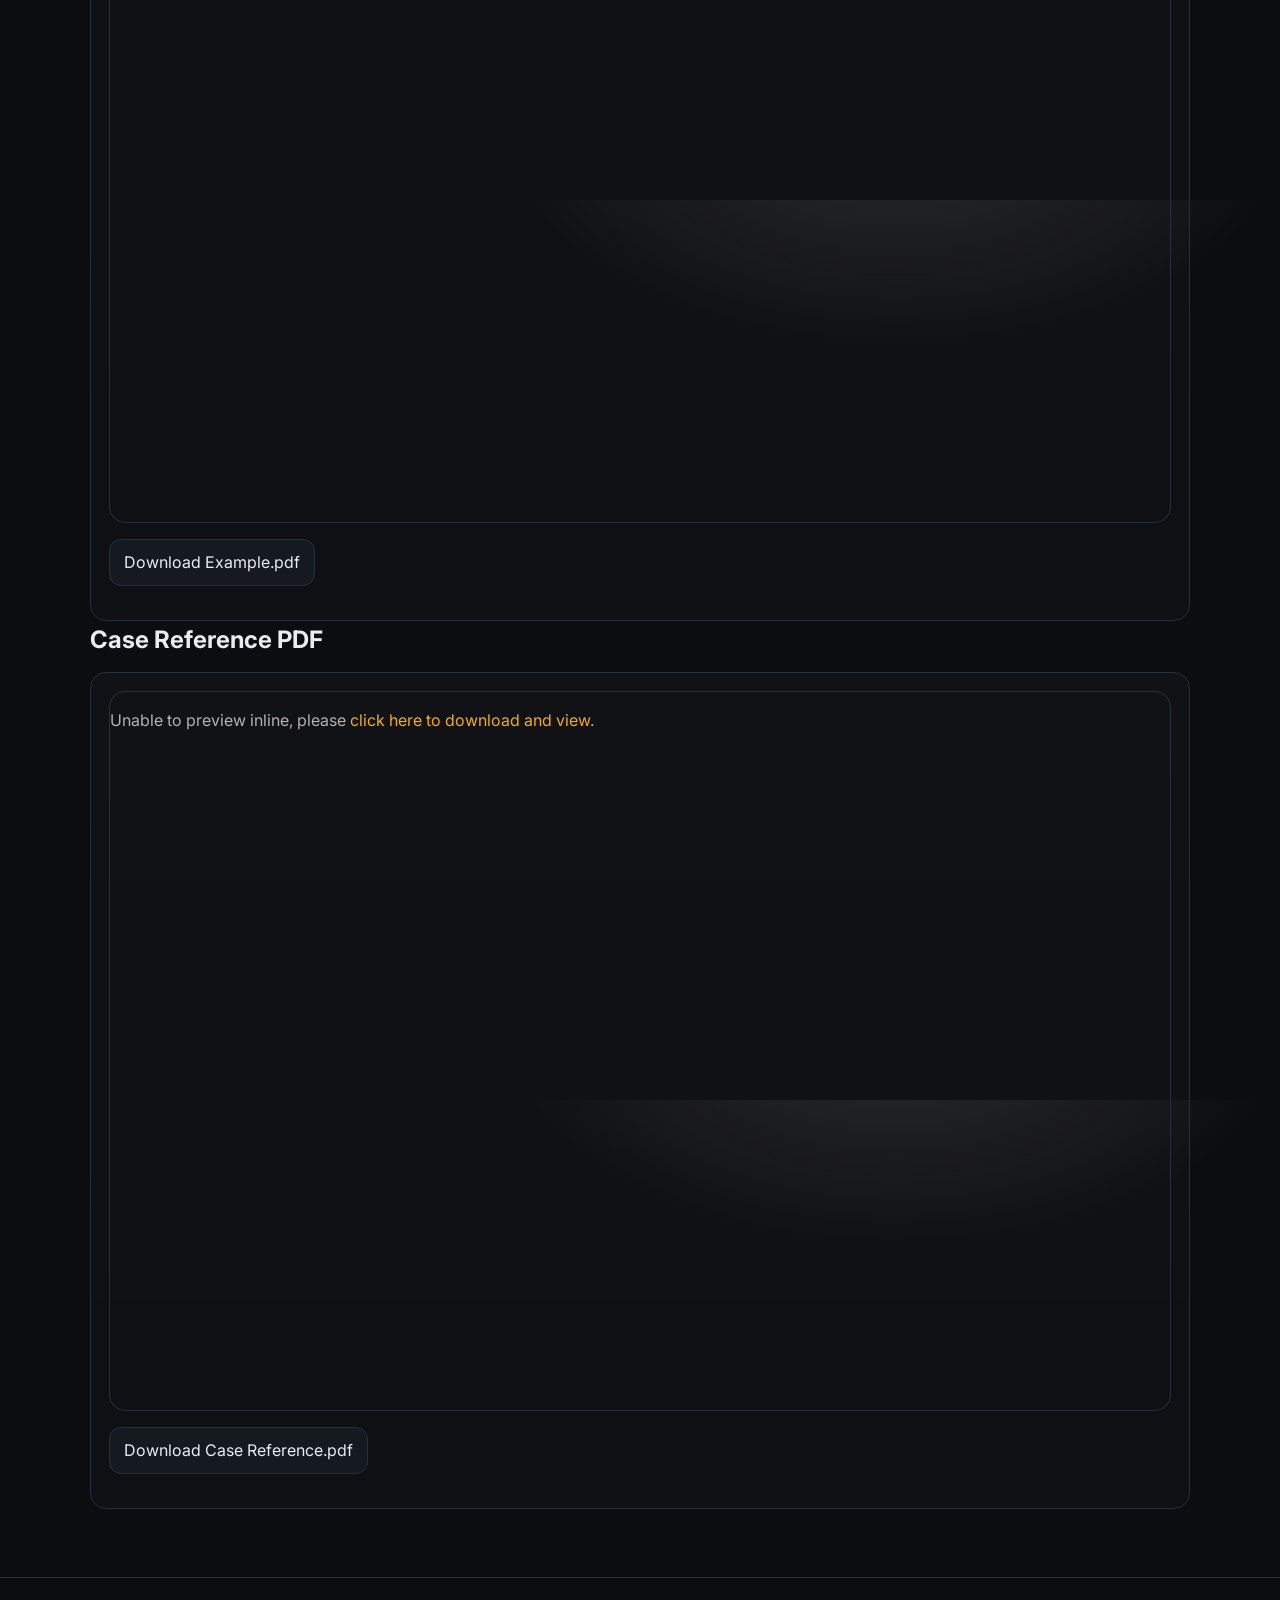
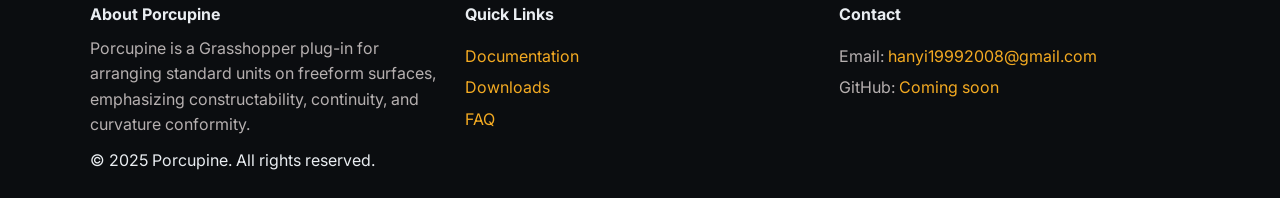
<file: statement.html>
<!doctype html>
<html lang="en">
<head>
<meta charset="utf-8" />
<meta name="viewport" content="width=device-width, initial-scale=1" />
<title>Statement · Porcupine</title>
<link rel="icon" href="assets/images/favicon.svg" />
<link rel="preconnect" href="https://fonts.googleapis.com">
<link rel="preconnect" href="https://fonts.gstatic.com" crossorigin>
<link href="https://fonts.googleapis.com/css2?family=Inter:wght@300;400;500;600;700&display=swap" rel="stylesheet">
<link rel="stylesheet" href="assets/styles.css" />
<script defer src="assets/script.js"></script>

</head>
<body>
<header class="site-header">
  <div class="container row">
    <a href="index.html" class="brand">PORCUPINE</a>
    <nav class="nav" id="nav">
      <a href="index.html">Overview</a>
      <a href="statement.html">Statement</a>
      <a href="features.html">Features</a>
      <a href="algorithm.html">Algorithm</a>
      <a href="gallery.html">Gallery</a>
      <a href="demos.html">Demos</a>
      <a href="docs.html">Docs</a>
      <a href="downloads.html">Downloads</a>
      <a href="faq.html">FAQ</a>
    </nav>
    <button class="ghost" id="themeToggle" aria-label="Toggle Theme">☾</button>
    <button class="hamburger" id="hamburger" aria-label="Menu">☰</button>
  </div>
</header>

<main class="container">
<section class="section">
  <h2>Statement</h2>
  <div class="card">
    <p>
      Porcupine is a parametric plug-in for Grasshopper that allows for free-form masonry layouts on topological or topographic surfaces. 
      It enables architects and designers to arrange standard masonry units seamlessly across complex geometries, maintaining continuity, 
      collision-free placement, and curvature conformity without custom-cutting bricks. By addressing the limitations of existing approaches 
      to freeform brick masonry, Porcupine offers a computational framework that bridges design adaptability with construction feasibility.
    </p>
    <p>
      Current approaches to brick masonry on freeform surfaces reveal three recurring limitations:
    </p>
    <ul>
      <li><strong>Formal freedom yet conventional structure</strong> — Projects such as Gehry’s achieve visually complex surfaces but remain bound to horizontal layering and customized bricks, never fully liberating units within free geometry.</li>
      <li><strong>Forms dictated entirely by force paradigms</strong> — Dieste’s arches and shells are defined by compressive paths; bricks act as particles in a continuous medium rather than autonomous design units. Once aggregated, their configuration appears intricate but is effectively fixed, resisting local variation or adaptive control.</li>
      <li><strong>Expressive collage without systemic logic</strong> — Works like Tony Cragg’s sculptures or Wang Shu’s Ningbo Museum employ irregular masonry driven by cultural or artisanal intuition, but cannot translate into parametric frameworks or large-scale reproducibility.</li>
    </ul>
    <p>
      Research at ETH Zurich (Gramazio Kohler, Block Research Group) and Zaha Hadid Architects’ CODE group has advanced freeform masonry through robotic fabrication and parametric partitioning, yet these approaches typically rely on custom components or fixed structural logics. None address how standard modular bricks might be robustly adapted to free-form curved surfaces.
    </p>
    <p>
      Porcupine proposes such a system: a parametric framework that arranges standard bricks across freeform geometries with continuous, collision-free, and curvature-conforming layouts—without cutting or customizing units. The algorithm is encapsulated as a C# plugin for Grasshopper and validated through three 1:8 physical prototypes, demonstrating both geometric adaptability and construction feasibility.
    </p>
    <p>
      In practice, the system operates within the Grasshopper environment, taking a target freeform surface and a key curve as its primary inputs. The curve establishes the initial brick orientation and governs transitions across complex geometries; at present, more than one curves are handled manually. Apertures can be addressed by arranging bricks along their edges to preserve continuity. Brick joint widths can be adjusted within design-specified ranges, though precise control is influenced by local brick orientations on curved surfaces. To enhance robustness, Porcupine employs an adaptive unit optimization mechanism and incorporates strategies inspired by some typical algorithms, improving overall layout continuity and consistency. When extreme curvature or boundary conditions create anomalous gaps, the system resolves them by different ways, for instance, insertion of dedicated filler units. The output is a collision-free, curvature-conforming brick arrangement ready for digital fabrication or manual construction.
    </p>
    <p>
      Porcupine resolves a long-standing tension in architectural theory and practice: the incompatibility between the equality of identical modules and the freedom of adapting to complex global geometries. While Structuralism and modular design theory have conceptualized this balance for decades, no prior system has achieved it without sacrificing either equality (through customization) or freedom (through geometric simplification). Porcupine demonstrates, for the first time, a computational and constructible framework where standard units retain their identity yet conform to any form—an architectural embodiment of coexistence between equality and freedom.
    </p>
    <p>
      In the future, this system could evolve into a structure- and performance-driven generative framework: calculating self-supporting load relationships between bricks, integrating robotic assembly, and adapting to extreme environments. Porcupine’s logic can be applied to diverse materials—from industrially produced bricks to locally sourced earth blocks, stone, or recycled masonry—allowing construction to respond to the specific resources, skills, and cultural context of each site. By grounding freedom of form in the equality of standard units and the specificity of local materials, the system supports scales from small community structures to extraterrestrial habitats. Operating in a fully digital environment—where every brick carries precise spatial coordinates—Porcupine naturally enables intelligent construction workflows, from robotic and drone-based assembly to deployment in environments where human labor is limited or impossible.
    </p>
  </div>
  <h2>Example</h2>
  <div class="card">
    <p>Pay attention to the scale, 125% or higher is recommended to restore the actual line width.</p>
    <div class="responsive-video" style="height: 80vh;">
      <object data="assets/ALL.pdf" type="application/pdf" width="100%" height="100%">
        <p>Unable to preview inline, please <a href="assets/ALL.pdf" target="_blank" rel="noopener">click here to download and view</a>.</p>
      </object>
    </div>
    <p><a class="cta" href="assets/RESEARCH.pdf" download>Download Example.pdf</a></p>
  </div>
  <h2>Case Reference PDF</h2>
  <div class="card">
    <div class="responsive-video" style="height: 80vh;">
      <object data="assets/RESEARCH.pdf" type="application/pdf" width="100%" height="100%">
        <p>Unable to preview inline, please <a href="assets/RESEARCH.pdf" target="_blank" rel="noopener">click here to download and view</a>.</p>
      </object>
    </div>
    <p><a class="cta" href="assets/RESEARCH.pdf" download>Download Case Reference.pdf</a></p>
  </div>
</section>

</main>
<footer class="site-footer">
  <div class="container">
    <div class="grid-3">
      <div>
        <h4>About Porcupine</h4>
        <p>Porcupine is a Grasshopper plug-in for arranging standard units on freeform surfaces, emphasizing constructability, continuity, and curvature conformity.</p>
      </div>
      <div>
        <h4>Quick Links</h4>
        <ul>
          <li><a href="docs.html">Documentation</a></li>
          <li><a href="downloads.html">Downloads</a></li>
          <li><a href="faq.html">FAQ</a></li>
        </ul>
      </div>
      <div>
        <h4>Contact</h4>
        <ul>
          <li>Email: <a href="mailto:contact@example.com">hanyi19992008@gmail.com</a></li>
          <li>GitHub: <a href="#">Coming soon</a></li>
        </ul>
      </div>
    </div>
    <div class="copyright">© 2025 Porcupine. All rights reserved.</div>
  </div>
</footer>

</body>
</html>
</file>
<file: assets/styles.css>
:root {
  --bg: #0b0d10;
  --card: #151a21;
  --text: #e9edf1;
  --muted: #b6b0b0;
  --brand: #7dd3fc;
  --accent: #a78bfa;
  --border: #243041;
  --link: #f3aa22;
}

* { box-sizing: border-box; }
html, body { height: 100%; }
body {
  margin: 0;
  font-family: Inter, system-ui, -apple-system, Segoe UI, Roboto, Arial, "Noto Sans SC", "PingFang SC", "Hiragino Sans GB", "Microsoft YaHei", "WenQuanYi Micro Hei", sans-serif;
  color: var(--text);
  background: radial-gradient(1000px 600px at 70% -10%, rgba(247, 240, 240, 0.12), transparent 40%), var(--bg);
  line-height: 1.6;
}

a { color: var(--link); text-decoration: none; }
a:hover { text-decoration: underline; }

.container { width: min(1100px, 92%); margin: 0 auto; }
.row { display: flex; align-items: center; gap: 12px; }
.grid-2 { display: grid; grid-template-columns: repeat(2, 1fr); gap: 24px; }
.grid-3 { display: grid; grid-template-columns: repeat(3, 1fr); gap: 24px; }
.grid-4 { display: grid; grid-template-columns: repeat(4, 1fr); gap: 16px; }

.site-header {
  position: sticky; top: 0; z-index: 10;
  border-bottom: 1px solid var(--border);
  backdrop-filter: blur(8px);
  background: rgba(11,13,16,0.65);
}
.brand { font-weight: 700; color: var(--text); }
.nav { margin-left: auto; display: flex; gap: 14px; flex-wrap: wrap; }
.nav a { padding: 8px 10px; border-radius: 10px; }
.nav a:hover { background: rgba(255,255,255,0.05); text-decoration: none; }
.hamburger { display: none; padding: 8px 10px; border: 1px solid var(--border); background: transparent; color: var(--text); border-radius: 10px; }
.ghost { padding: 8px 10px; border: 1px solid var(--border); background: transparent; color: var(--text); border-radius: 10px; }

.hero {
  padding: 56px 0 24px;
}
.hero h1 { font-size: clamp(28px, 5vw, 44px); margin: 0 0 8px; }
.hero p { color: var(--muted); margin: 0; }
.badges { display: flex; gap: 8px; margin-top: 14px; flex-wrap: wrap; }
.badge { font-size: 12px; padding: 6px 10px; border: 1px solid var(--border); border-radius: 999px; color: var(--muted); }

.card {
  background: linear-gradient(180deg, rgba(255,255,255,0.02), rgba(255,255,255,0.01));
  border: 1px solid var(--border);
  border-radius: 16px;
  padding: 18px;
}
.card h3 { margin-top: 0; }
.card p { color: var(--muted); }
.card li { color: var(--muted); }

.kicker { color: var(--accent); letter-spacing: .12em; text-transform: uppercase; font-size: 12px; }
.section { padding: 28px 0; }
.section h2 { font-size: 24px; margin: 0 0 12px; }

.table { width: 100%; border-collapse: collapse; font-size: 14px; margin-bottom: 32px;}
.table th, .table td { padding: 10px 12px; border-bottom: 1px solid var(--border); }
.table th { text-align: left; color: var(--muted); font-weight: 600; }

.site-footer { border-top: 1px solid var(--border); margin-top: 40px; padding: 24px 0; }
.site-footer h4 { margin: 0 0 8px; }
.site-footer p, .site-footer li { color: var(--muted); margin: 6px 0; }
.site-footer ul { padding: 0; list-style: none; }

.cta { display: inline-flex; align-items: center; gap: 8px; padding: 10px 14px; border-radius: 12px; border: 1px solid var(--border); background: var(--card); color: var(--text); }
.cta:hover { filter: brightness(1.08); text-decoration: none; }

.hero-cta { display: flex; gap: 12px; margin-top: 16px; flex-wrap: wrap; }

.responsive-video { aspect-ratio: 16 / 9; width: 100%; border-radius: 16px; border: 1px solid var(--border); overflow: hidden; }

.gallery { display: grid; grid-template-columns: repeat(auto-fill, minmax(220px, 1fr)); gap: 12px; }
.gallery img, .gallery video { width: 100%; height: auto; object-fit: contain; border-radius: 12px; border: 1px solid var(--border); }
.gallery_1 img, .gallery_1 video { width: 100%; height: 2*auto; object-fit: contain; border-radius: 12px; border: 1px solid var(--border); }

blockquote {
  margin: 0; padding: 14px 16px; border-left: 3px solid var(--accent); background: rgba(167,139,250,0.07); border-radius: 8px;
}

.tag { display: inline-block; padding: 2px 8px; font-size: 12px; border: 1px solid var(--border); border-radius: 999px; color: var(--muted); }

/* Mobile */
@media (max-width: 860px) {
  .grid-2 { grid-template-columns: 1fr; }
  .grid-3 { grid-template-columns: 1fr; }
  .grid-4 { grid-template-columns: 1fr 1fr; }
  .nav { display: none; }
  .nav.open { display: flex; flex-direction: column; width: 100%; margin-top: 10px; }
  .hamburger { display: inline-block; }
}

body[data-theme="light"] {
  --bg: #f8fafc;
  --card: #ffffff;
  --text: #0f172a;
  --muted: #475569;
  --brand: #0891b2;
  --accent: #6d28d9;
  --border: #e2e8f0;
  --link: #ff9595;
  background: radial-gradient(1000px 600px at 70% -10%, rgba(2,132,199,0.08), transparent 40%), var(--bg);
}
</file>
